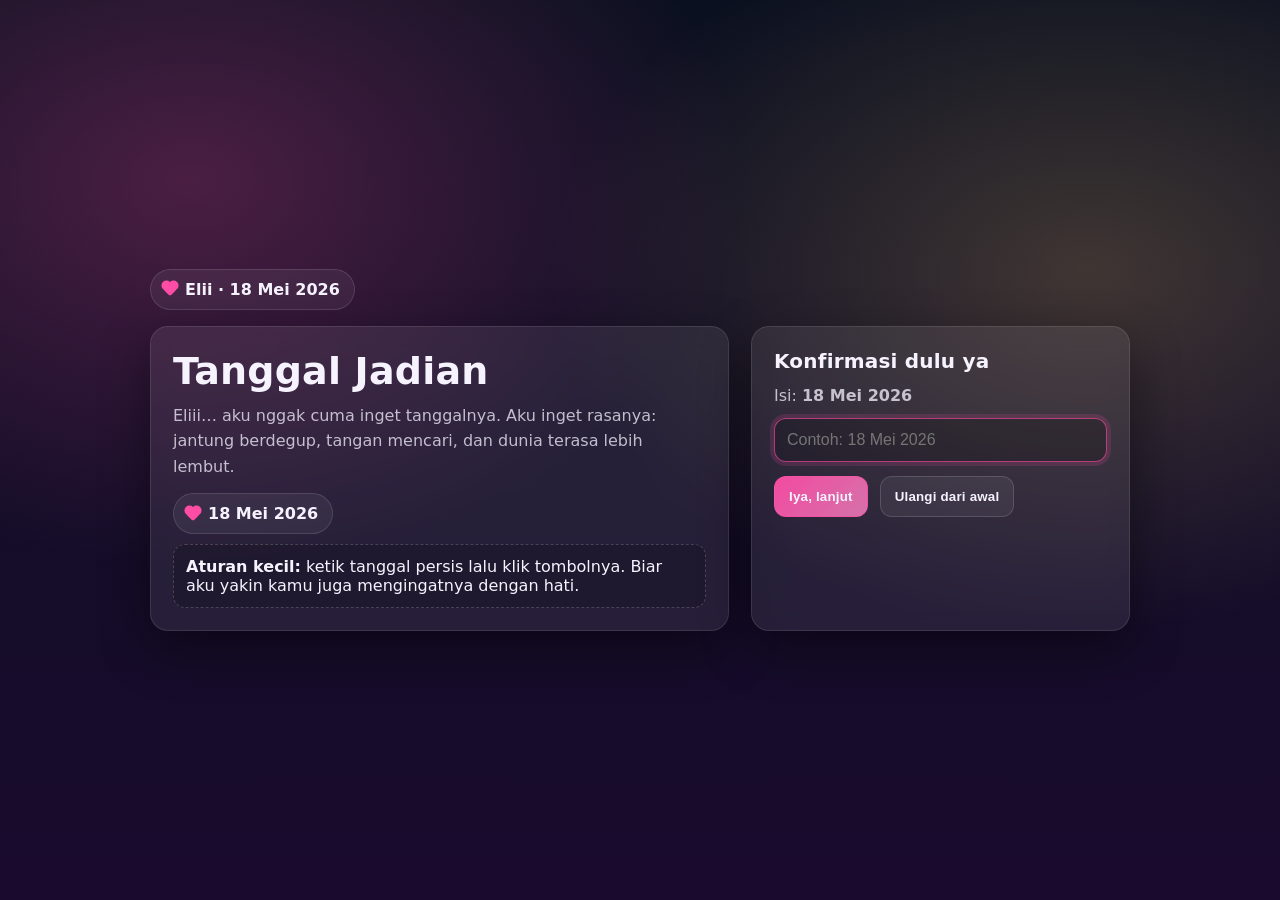
<file: index.html>
<!doctype html>
<html lang="id">
  <head>
    <meta charset="UTF-8" />
    <meta name="viewport" content="width=device-width, initial-scale=1.0" />
    <title>Eli Cintaku</title>
    <link rel="stylesheet" href="styles.css" />
  </head>
  <body data-page="1">
    <div id="heartsLayer" class="hearts"></div>
    <canvas id="confettiCanvas" aria-hidden="true"></canvas>

    <main class="page">
      <div class="container">
        <div class="topNav">
          <div class="badge" title="Elii">
            <span class="heart" aria-hidden="true"></span>
            Elii · 18 Mei 2026
          </div>
        </div>

        <section class="hero">
          <div class="card wide">
            <h1>Tanggal Jadian</h1>
            <p>
              Eliii… aku nggak cuma inget tanggalnya. Aku inget rasanya: jantung
              berdegup, tangan mencari, dan dunia terasa lebih lembut.
            </p>
            <div style="margin-top:14px">
              <span class="badge"
                ><span class="heart" aria-hidden="true"></span> 18 Mei 2026</span
              >
            </div>

            <div class="hint">
              <strong>Aturan kecil:</strong> ketik tanggal persis lalu klik
              tombolnya. Biar aku yakin kamu juga mengingatnya dengan hati.
            </div>
          </div>

          <div class="card narrow">
            <h2>Konfirmasi dulu ya</h2>
            <p style="margin-top:6px">
              Isi: <strong>18 Mei 2026</strong>
            </p>

            <div id="dateWrap" style="margin-top:10px">
              <input
                id="dateInput"
                class="input"
                inputmode="text"
                autocomplete="off"
                placeholder="Contoh: 18 Mei 2026"
              />
            </div>

            <div class="btnRow">
              <button id="checkDateBtn" class="btn primary" type="button">
                Iya, lanjut
              </button>
              <button
                class="btn"
                type="button"
                onclick="document.getElementById('dateInput').value=''; spawnHearts(6);"
              >
                Ulangi dari awal
              </button>
            </div>

            <div id="dateError" class="hint" style="display:none"></div>
            <div
              id="successBubble"
              class="hint"
              style="display:none"
            ></div>
          </div>
        </section>
      </div>
    </main>

    <script src="script.js"></script>
    <script>
      // Small UX: if script writes messages, show the boxes.
      (function () {
        const input = document.getElementById("dateInput");
        const err = document.getElementById("dateError");
        const ok = document.getElementById("successBubble");
        const btn = document.getElementById("checkDateBtn");

        if (input) input.focus();

        if (btn) {
          btn.addEventListener("click", () => {
            // After click, boxes can be toggled by script.js.
            // This block only ensures they become visible when filled.
            if (err && err.innerHTML && err.innerHTML.trim() !== "") {
              err.style.display = "block";
            }
            if (ok && ok.innerHTML && ok.innerHTML.trim() !== "") {
              ok.style.display = "block";
            }
          });
        }

        // Make sure script.js updates still show boxes
        const observer = new MutationObserver(() => {
          if (err && err.innerHTML && err.innerHTML.trim() !== "") {
            err.style.display = "block";
          }
          if (ok && ok.innerHTML && ok.innerHTML.trim() !== "") {
            ok.style.display = "block";
          }
        });
        if (err) observer.observe(err, { childList: true, subtree: true });
        if (ok) observer.observe(ok, { childList: true, subtree: true });
      })();
    </script>
  </body>
</html>
</file>
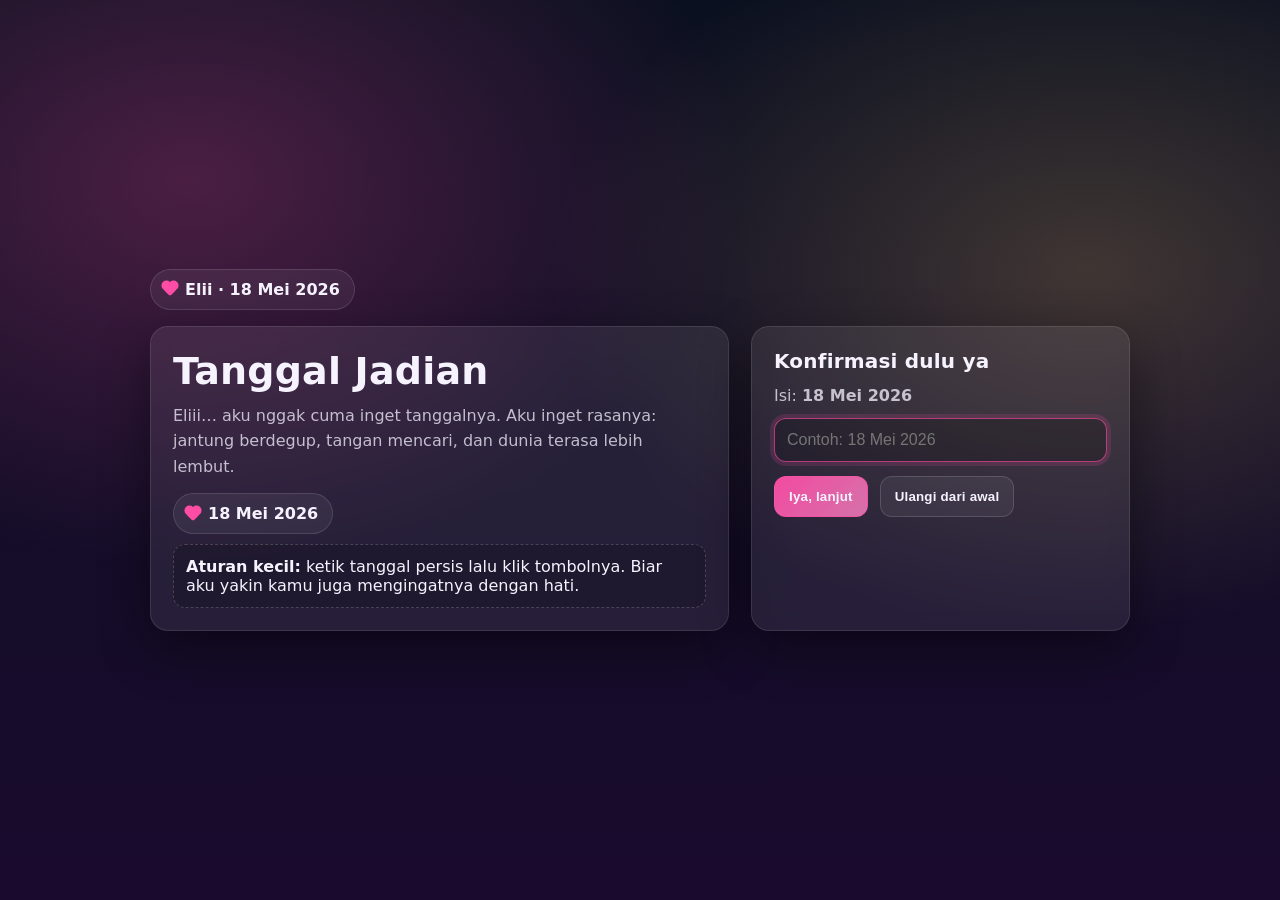
<file: page2.html>
<!doctype html>
<html lang="id">
  <head>
    <meta charset="UTF-8" />
    <meta name="viewport" content="width=device-width, initial-scale=1.0" />
    <title>Untuk Elii</title>
    <link rel="stylesheet" href="styles.css" />
  </head>
  <body data-page="2">
    <div id="heartsLayer" class="hearts"></div>
    <canvas id="confettiCanvas" aria-hidden="true"></canvas>

    <main class="page">
      <div class="container">
        <div class="topNav">
          <div class="badge" title="Elii">
            <span class="heart" aria-hidden="true"></span> Kata Cinta · Elii
          </div>
          <div class="navLinks" aria-label="Navigasi halaman">
            <a class="linkBtn" href="index.html">Kembali</a>
          </div>
        </div>

        <section class="hero">
          <div class="card wide">
            <h1>Untuk Elii</h1>
            <p>
              Biar malam ini nggak cuma lewat… tapi jadi bukti kalau aku selalu
              memilih kamu di setiap getar hati.
            </p>

            <div class="typeBox" style="margin-top:16px">
              <div class="typeText">
                <span id="typeText"></span><span class="cursor" aria-hidden="true"></span>
              </div>
              <p id="subtitleText" style="margin-top:10px"></p>
            </div>

            <div class="btnRow">
              <button id="nextQuoteBtn" class="btn primary" type="button">
                Kata berikutnya
              </button>
              <a class="btn" href="page3.html">
                Lanjut ke kejutan cinta
              </a>
            </div>

            <div class="hint" style="margin-top:14px">
              <strong>Video spesial untuk Elii:</strong>
              <div style="margin-top:10px;">
                <video
                  id="romanticVideo"
                  controls
                  autoplay
                  muted
                  loop
                  playsinline
                  style="width:100%; border-radius:12px; border:1px solid rgba(255,255,255,.12);"
                >
                  <source src="eli.mp4" type="video/mp4" />
                </video>
              </div>
              <div style="margin-top:10px;">
                <button id="playMusicBtn" class="btn" type="button">
                  Nyalakan Suara Video
                </button>
              </div>
              <div id="musicStatus" class="footerNote" style="margin-top:10px;">
                Menyiapkan video romantis...
              </div>
            </div>

            <div class="footerNote">
              Klik tombol “Kata berikutnya” kalau kamu mau aku makin romantis.
            </div>
          </div>

          <div class="card narrow">
            <h2>Surat mini</h2>
            <p>
              Elii… aku ingin kamu tahu: ketika aku bilang “aku sayang”, itu
              bukan kalimat manis doang. Itu cara aku menjaga—dengan sabar, dengan
              hadir, dan dengan doa yang nggak pernah selesai.
            </p>
            <div class="hint">
              <strong>Rahasia:</strong> kamu boleh coba “cari yang lebih
              romantis” di kejutan selanjutnya.
            </div>
          </div>
        </section>
      </div>
    </main>

    <script src="script.js"></script>
  </body>
</html>
</file>
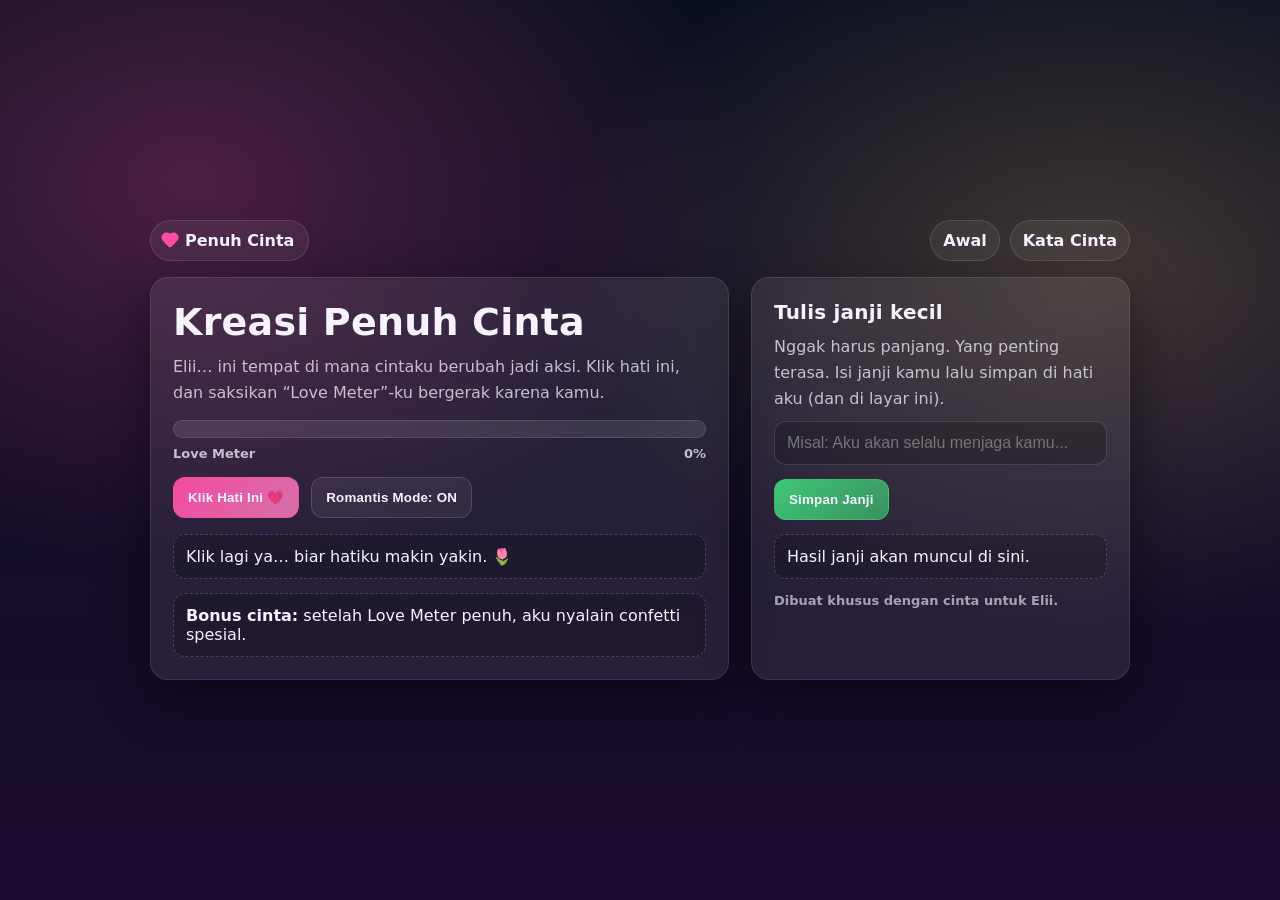
<file: page3.html>
<!doctype html>
<html lang="id">
  <head>
    <meta charset="UTF-8" />
    <meta name="viewport" content="width=device-width, initial-scale=1.0" />
    <title>Kejutan Cinta</title>
    <link rel="stylesheet" href="styles.css" />
  </head>
  <body data-page="3">
    <div id="heartsLayer" class="hearts"></div>
    <canvas id="confettiCanvas" aria-hidden="true"></canvas>

    <main class="page">
      <div class="container">
        <div class="topNav">
          <div class="badge" title="Elii">
            <span class="heart" aria-hidden="true"></span> Penuh Cinta
          </div>
          <div class="navLinks" aria-label="Navigasi halaman">
            <a class="linkBtn" href="index.html">Awal</a>
            <a class="linkBtn" href="page2.html">Kata Cinta</a>
          </div>
        </div>

        <section class="hero">
          <div class="card wide">
            <h1>Kreasi Penuh Cinta</h1>
            <p>
              Elii… ini tempat di mana cintaku berubah jadi aksi. Klik hati ini,
              dan saksikan “Love Meter”-ku bergerak karena kamu.
            </p>

            <div class="meterWrap">
              <div class="meter" role="progressbar" aria-valuemin="0" aria-valuemax="100">
                <i id="loveMeterBar"></i>
              </div>
              <div class="meterMeta">
                <span>Love Meter</span>
                <span id="meterValue">0%</span>
              </div>
            </div>

            <div class="btnRow" style="margin-top:16px">
              <button id="heartClickBtn" class="btn primary" type="button">
                Klik Hati Ini 💗
              </button>
              <button
                id="finalGlowBtn"
                class="btn"
                type="button"
                disabled
                title="Aktif setelah Love Meter penuh"
              >
                Romantis Mode: ON
              </button>
            </div>

            <div id="clickMessage" class="hint" style="margin-top:16px">
              Klik dulu ya…
            </div>

            <div class="hint" style="margin-top:14px">
              <strong>Bonus cinta:</strong> setelah Love Meter penuh, aku
              nyalain confetti spesial.
            </div>
          </div>

          <div class="card narrow">
            <h2>Tulis janji kecil</h2>
            <p>
              Nggak harus panjang. Yang penting terasa. Isi janji kamu lalu
              simpan di hati aku (dan di layar ini).
            </p>

            <input
              id="promiseInput"
              class="input"
              autocomplete="off"
              placeholder="Misal: Aku akan selalu menjaga kamu..."
            />
            <div class="btnRow">
              <button id="savePromiseBtn" class="btn ok" type="button">
                Simpan Janji
              </button>
            </div>

            <div id="promiseResult" class="hint" style="margin-top:14px">
              Hasil janji akan muncul di sini.
            </div>

            <div class="footerNote">
              Dibuat khusus dengan cinta untuk Elii.
            </div>
          </div>
        </section>
      </div>
    </main>

    <script src="script.js"></script>
  </body>
</html>
</file>
<file: styles.css>
:root{
  --bg1:#0b1020;
  --bg2:#1a0b2e;
  --card: rgba(255,255,255,.08);
  --card2: rgba(255,255,255,.12);
  --text:#f6f3ff;
  --muted: rgba(246,243,255,.75);
  --pink:#ff4da6;
  --pink2:#ff86c7;
  --gold:#ffd36e;
  --ok:#41d17a;
  --bad:#ff4b4b;
  --shadow: 0 18px 50px rgba(0,0,0,.45);
}

*{box-sizing:border-box}
html,body{height:100%}
body{
  margin:0;
  font-family: ui-sans-serif, system-ui, -apple-system, Segoe UI, Roboto, Helvetica, Arial, "Apple Color Emoji","Segoe UI Emoji";
  color:var(--text);
  background: radial-gradient(1000px 700px at 15% 20%, rgba(255,77,166,.25), transparent 55%),
              radial-gradient(900px 600px at 85% 30%, rgba(255,211,110,.20), transparent 60%),
              linear-gradient(180deg, var(--bg1), var(--bg2));
  overflow-x:hidden;
}

.page{
  position:relative;
  min-height:100vh;
  display:flex;
  align-items:center;
  justify-content:center;
  padding:28px 16px;
}

.container{
  width:min(980px, 100%);
  position:relative;
  z-index:2;
}

.hero{
  display:flex;
  gap:22px;
  align-items:stretch;
  flex-wrap:wrap;
}

.card{
  background: var(--card);
  border: 1px solid rgba(255,255,255,.10);
  border-radius: 18px;
  box-shadow: var(--shadow);
  padding: 22px;
  backdrop-filter: blur(10px);
}

.card.tight{padding:16px}
.card.wide{flex:1 1 520px}
.card.narrow{flex:1 1 320px}

h1{
  margin:0 0 10px;
  font-size: clamp(24px, 3.2vw, 38px);
  letter-spacing:.2px;
}
h2{
  margin: 0 0 10px;
  font-size: 20px;
  letter-spacing:.2px;
}
p{margin: 10px 0; line-height:1.6; color:var(--muted)}

.badge{
  display:inline-flex;
  align-items:center;
  gap:10px;
  padding: 10px 14px;
  border-radius: 999px;
  border: 1px solid rgba(255,255,255,.12);
  background: rgba(255,255,255,.06);
  color: var(--text);
  font-weight: 700;
}
.badge .heart{
  width: 10px; height:10px;
  background: var(--pink);
  transform: rotate(45deg);
  border-radius: 2px;
  position:relative;
}
.badge .heart::before,
.badge .heart::after{
  content:"";
  position:absolute;
  width: 10px; height:10px;
  background: var(--pink);
  border-radius:50%;
}
.badge .heart::before{left:-5px; top:0}
.badge .heart::after{left:0; top:-5px}

.grid2{
  display:grid;
  grid-template-columns: 1fr 1fr;
  gap: 14px;
}
@media (max-width: 860px){
  .grid2{grid-template-columns: 1fr;}
}

.input{
  width:100%;
  background: rgba(0,0,0,.20);
  border: 1px solid rgba(255,255,255,.14);
  color: var(--text);
  border-radius: 12px;
  padding: 12px 12px;
  outline: none;
  font-size: 16px;
}
.input:focus{
  border-color: rgba(255,77,166,.65);
  box-shadow: 0 0 0 4px rgba(255,77,166,.15);
}

.btnRow{
  display:flex;
  gap:12px;
  flex-wrap:wrap;
  margin-top: 14px;
}

.btn{
  border: 1px solid rgba(255,255,255,.14);
  background: rgba(255,255,255,.06);
  color: var(--text);
  padding: 12px 14px;
  border-radius: 12px;
  cursor:pointer;
  font-weight:800;
  letter-spacing:.2px;
  transition: transform .12s ease, background .12s ease, border-color .12s ease;
  user-select:none;
}
.btn:hover{transform: translateY(-1px); background: rgba(255,255,255,.10); border-color: rgba(255,255,255,.22)}
.btn:active{transform: translateY(0px) scale(.99)}

.btn.primary{
  background: linear-gradient(135deg, rgba(255,77,166,.95), rgba(255,134,199,.80));
  border-color: rgba(255,77,166,.55);
}
.btn.primary:hover{background: linear-gradient(135deg, rgba(255,77,166,1), rgba(255,134,199,.90))}

.btn.ok{
  background: linear-gradient(135deg, rgba(65,209,122,.95), rgba(65,209,122,.62));
  border-color: rgba(65,209,122,.55);
}
.btn.bad{
  background: linear-gradient(135deg, rgba(255,75,75,.95), rgba(255,75,75,.62));
  border-color: rgba(255,75,75,.55);
}

.hint{
  margin-top: 10px;
  padding: 12px 12px;
  border-radius: 12px;
  border:1px dashed rgba(255,255,255,.18);
  background: rgba(0,0,0,.18);
}
.hint strong{color: var(--text)}

.shake{
  animation: shake .28s ease-in-out 0s 2;
}
@keyframes shake{
  0%{transform:translateX(0)}
  25%{transform:translateX(-6px)}
  50%{transform:translateX(6px)}
  75%{transform:translateX(-4px)}
  100%{transform:translateX(0)}
}

.topNav{
  display:flex;
  align-items:center;
  justify-content:space-between;
  gap: 12px;
  flex-wrap:wrap;
  margin-bottom: 16px;
}
.navLinks{display:flex; gap:10px; flex-wrap:wrap}
.linkBtn{
  border-radius: 999px;
  padding: 10px 12px;
  border:1px solid rgba(255,255,255,.12);
  background: rgba(255,255,255,.06);
  color: var(--text);
  text-decoration:none;
  font-weight: 800;
  transition: transform .12s ease, background .12s ease, border-color .12s ease;
}
.linkBtn:hover{transform: translateY(-1px); background: rgba(255,255,255,.10); border-color: rgba(255,255,255,.22)}

/* Heart fall */
.hearts{
  position:absolute;
  inset:0;
  overflow:hidden;
  pointer-events:none;
  z-index:1;
}
.heartFall{
  position:absolute;
  top:-10vh;
  width: 14px; height: 14px;
  background: var(--pink);
  transform: rotate(45deg);
  border-radius: 3px;
  opacity:.85;
  filter: drop-shadow(0 6px 12px rgba(255,77,166,.35));
  animation: fall linear forwards;
}
.heartFall::before,
.heartFall::after{
  content:"";
  position:absolute;
  width: 14px; height: 14px;
  background: inherit;
  border-radius:50%;
}
.heartFall::before{left:-7px; top:0}
.heartFall::after{left:0; top:-7px}

@keyframes fall{
  to{
    transform: translateY(120vh) rotate(45deg);
    opacity:.05;
  }
}

/* Canvas confetti */
#confettiCanvas{
  position:fixed;
  inset:0;
  width:100%;
  height:100%;
  pointer-events:none;
  z-index:3;
}

.typeBox{
  background: rgba(0,0,0,.22);
  border:1px solid rgba(255,255,255,.12);
  border-radius: 14px;
  padding: 14px 14px;
}
.typeText{
  font-weight: 900;
  font-size: 18px;
  letter-spacing: .2px;
}
.cursor{
  display:inline-block;
  width: 10px;
  height: 1.1em;
  background: rgba(255,255,255,.75);
  margin-left: 3px;
  transform: translateY(2px);
  animation: blink 1s steps(2) infinite;
}
@keyframes blink{50%{opacity:.1}}

.meterWrap{
  margin-top: 14px;
}
.meter{
  height: 18px;
  border-radius:999px;
  background: rgba(255,255,255,.10);
  border:1px solid rgba(255,255,255,.12);
  overflow:hidden;
}
.meter > i{
  display:block;
  height:100%;
  width:0%;
  background: linear-gradient(90deg, rgba(255,77,166,.95), rgba(255,211,110,.85));
  border-radius:999px;
  transition: width .22s ease;
}
.meterMeta{
  display:flex;
  justify-content:space-between;
  color: var(--muted);
  font-weight: 800;
  font-size: 13px;
  margin-top: 8px;
}

.footerNote{
  color: rgba(246,243,255,.62);
  font-weight: 700;
  margin-top: 14px;
  font-size: 13px;
}
</file>
